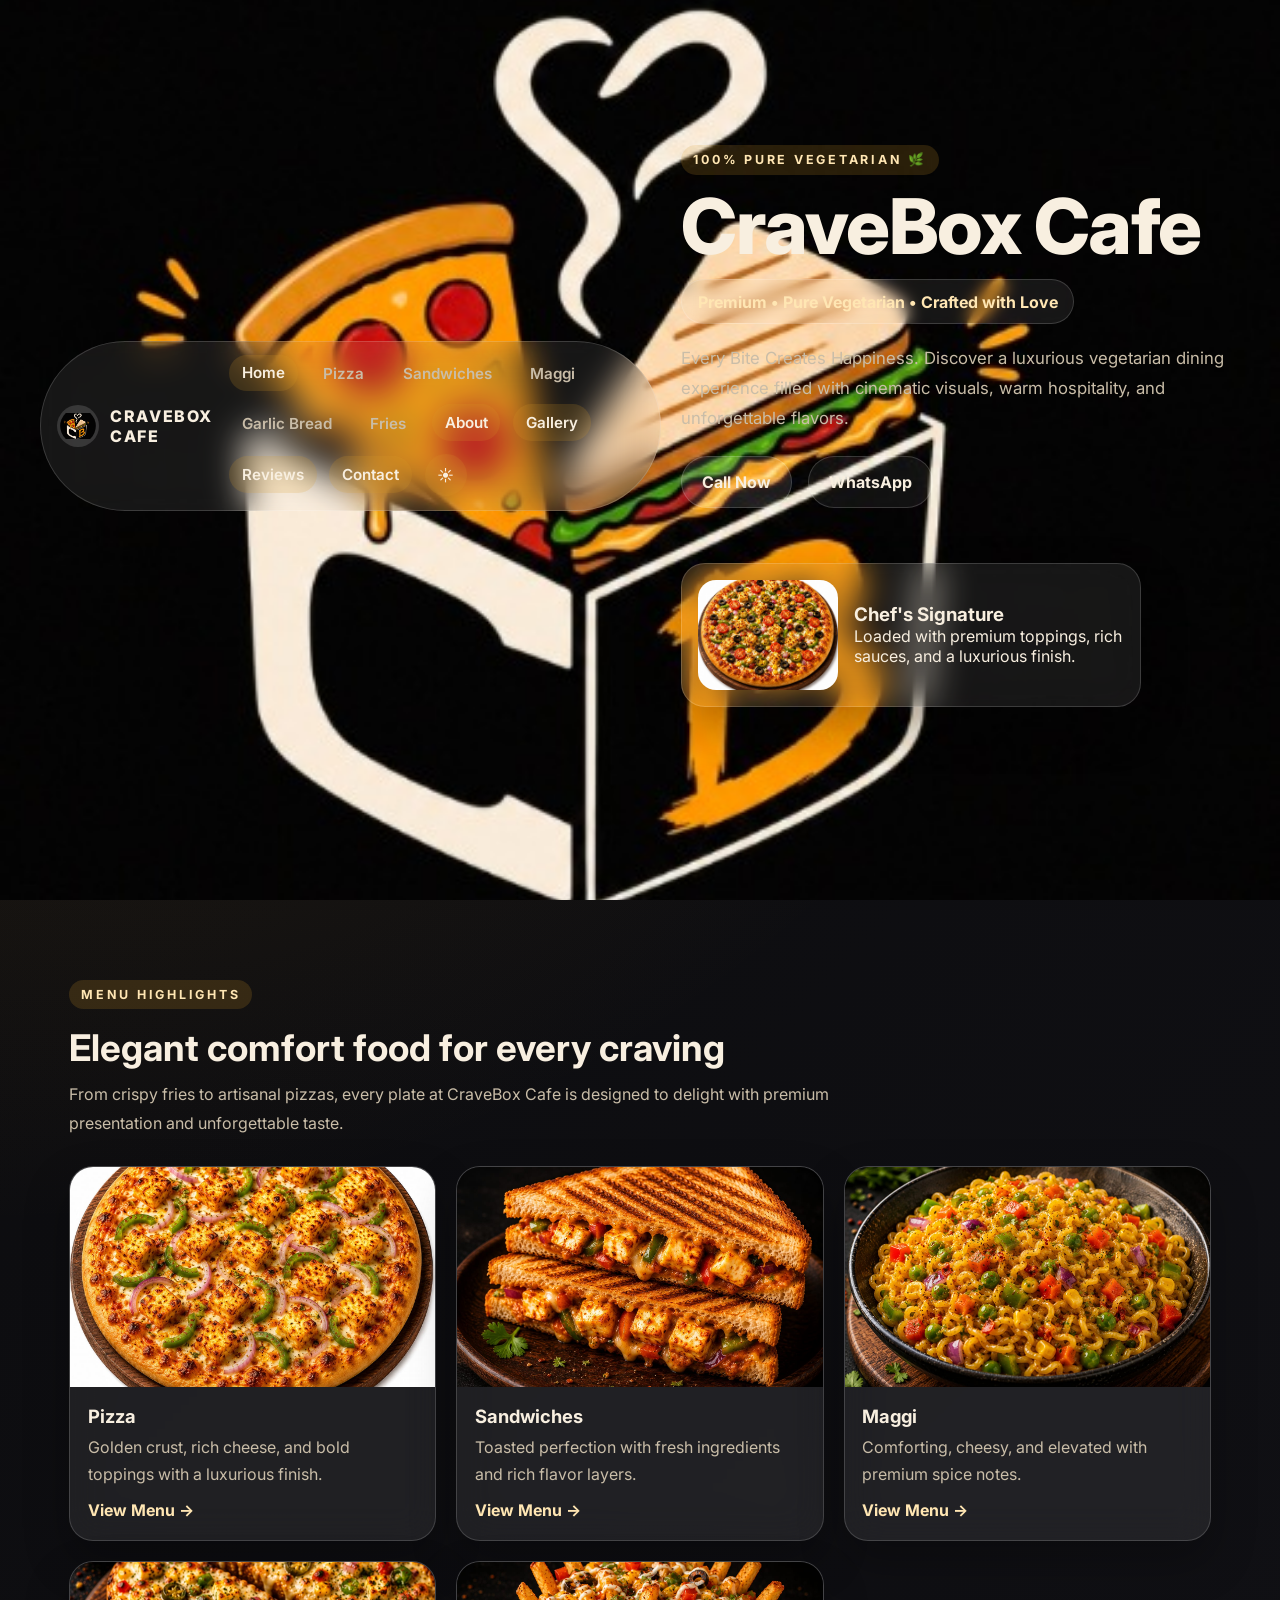
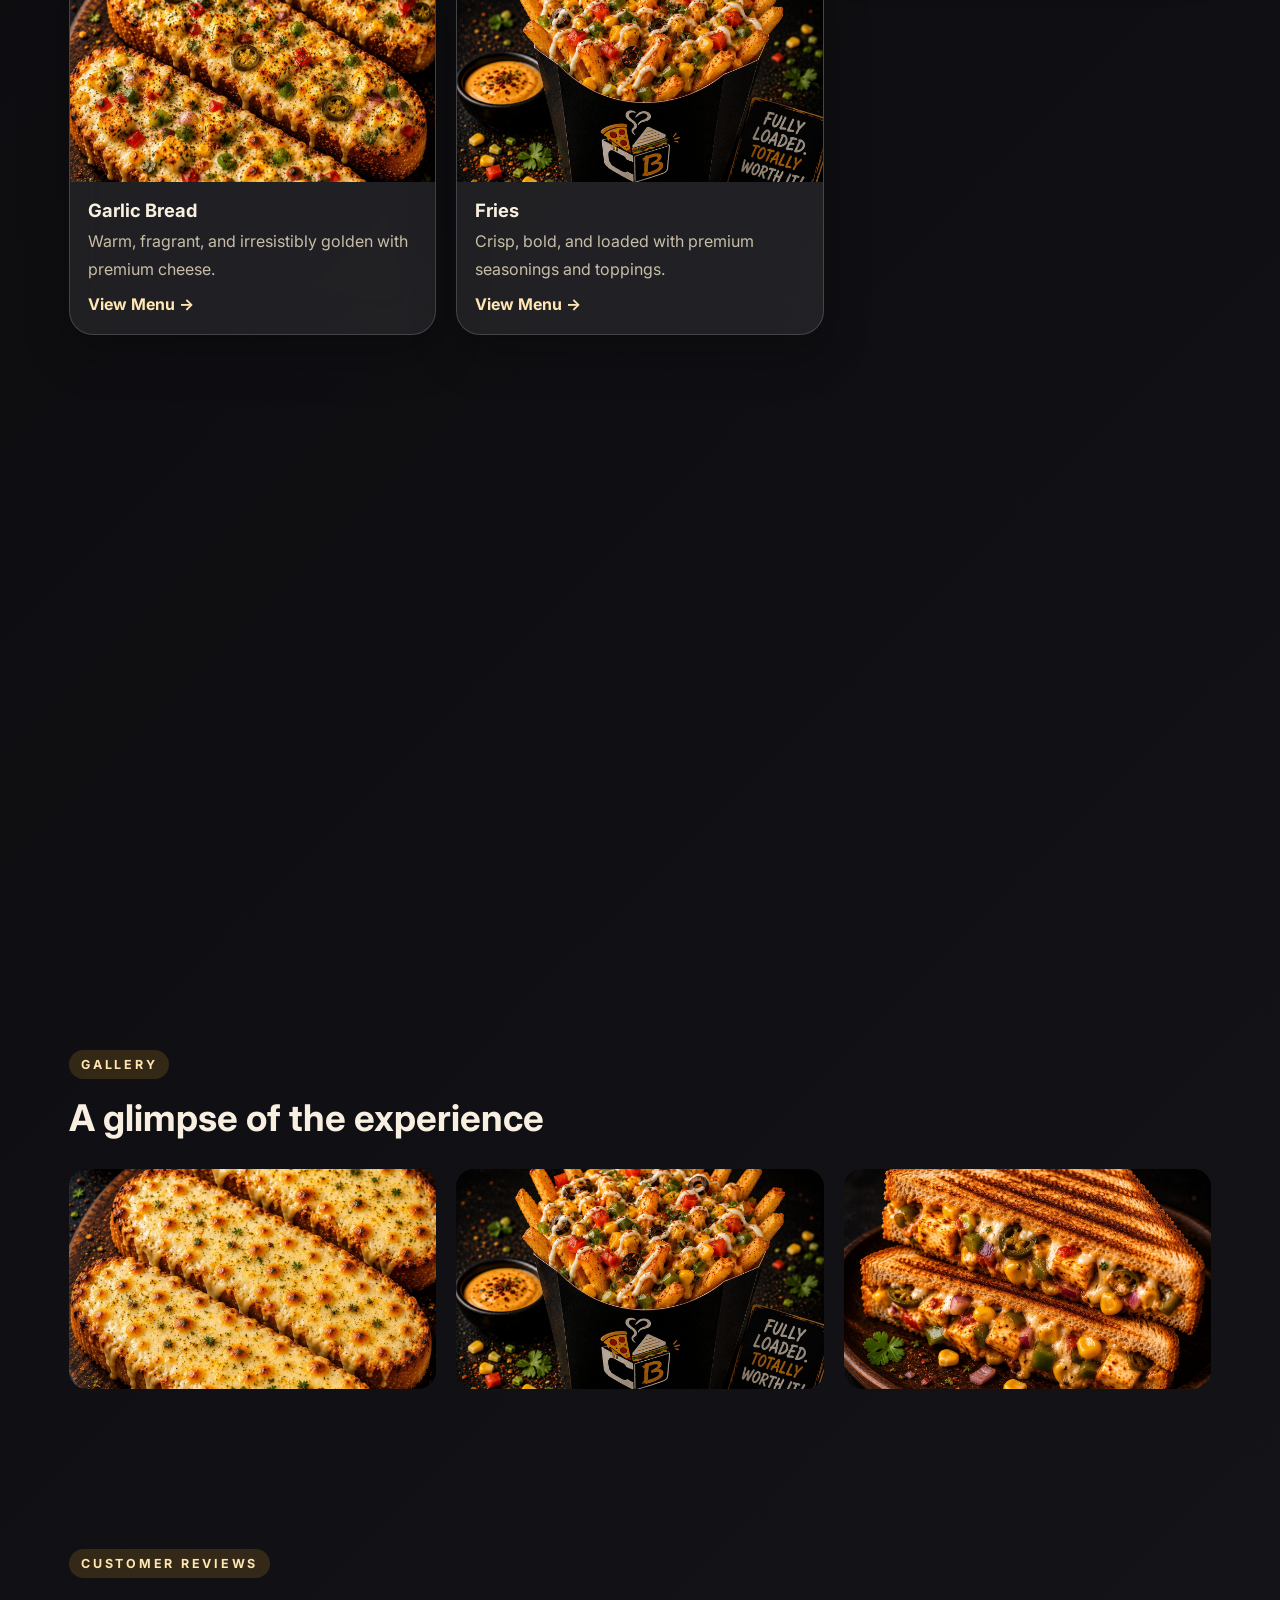
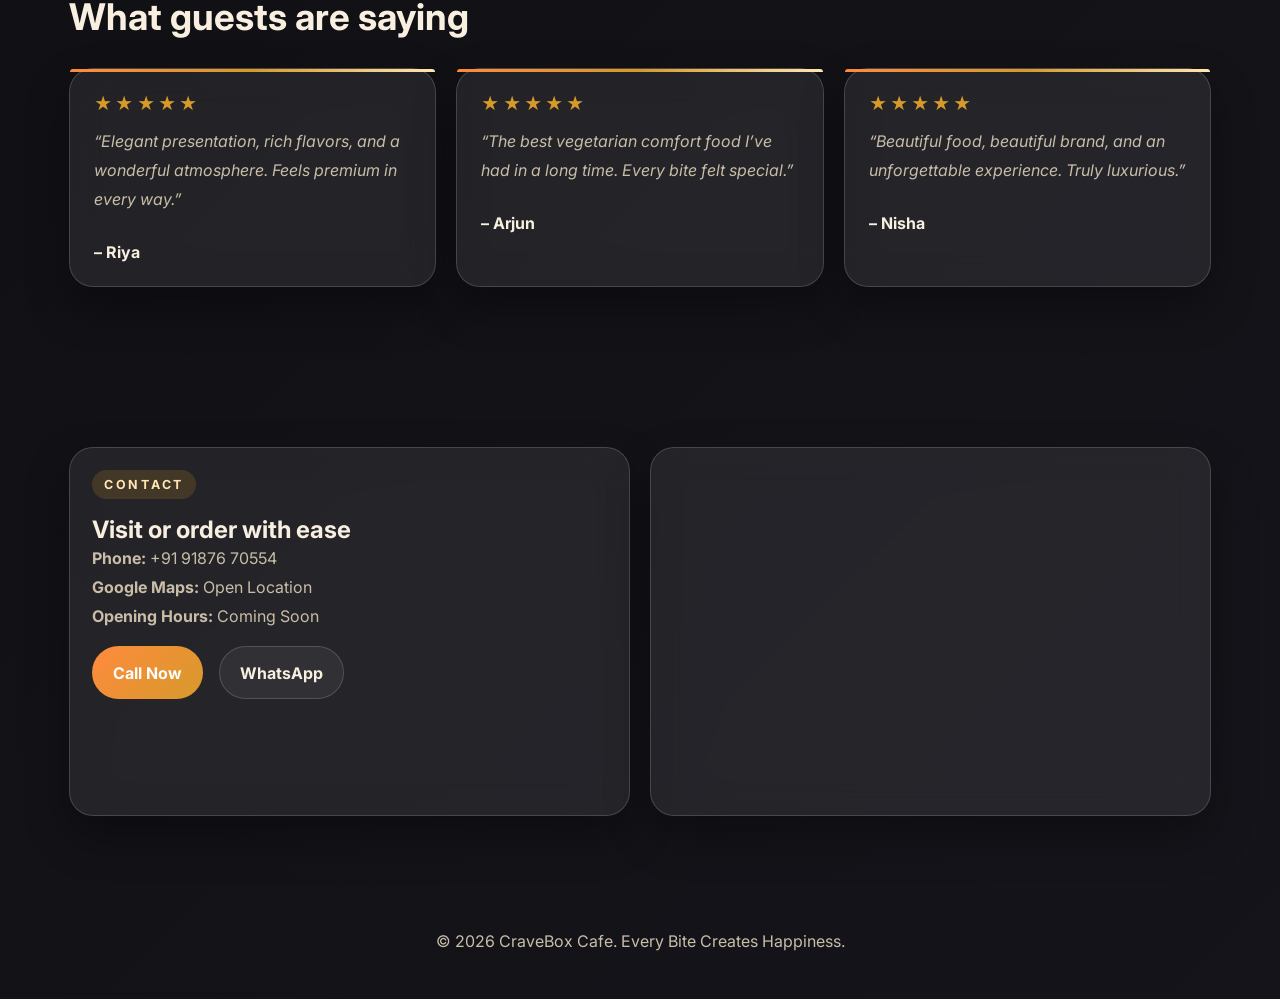
<file: index.html>
<!DOCTYPE html>
<html lang="en">
<head>
  <meta charset="UTF-8" />
  <meta name="viewport" content="width=device-width, initial-scale=1.0" />
  <title>CraveBox Cafe | Premium Vegetarian Restaurant</title>
  <meta name="description" content="CraveBox Cafe is a premium 100% pure vegetarian restaurant with luxurious comfort food and cinematic dining experiences." />
  <link rel="preconnect" href="https://fonts.googleapis.com" />
  <link rel="preconnect" href="https://fonts.gstatic.com" crossorigin />
  <link href="https://fonts.googleapis.com/css2?family=Inter:wght@400;500;600;700;800&display=swap" rel="stylesheet" />
  <link rel="stylesheet" href="styles.css" />
</head>
<body>
  <div class="loading-screen">
    <div class="loader-card">
      <img src="images/logo.png" alt="CraveBox Cafe logo" />
      <h2>CraveBox Cafe</h2>
      <p>Every Bite Creates Happiness</p>
    </div>
  </div>

  <div class="site-shell">
    <div class="particles"></div>

    <header class="hero">
      <video autoplay muted loop playsinline poster="images/logo.png">
        <source src="images/hero-video.mp4" type="video/mp4" />
      </video>

      <nav class="navbar">
        <div class="navbar-inner">
          <a class="brand" href="index.html">
            <img src="images/logo.png" alt="CraveBox Cafe logo" />
            <span>CraveBox Cafe</span>
          </a>

          <button class="menu-toggle" aria-label="Toggle navigation">☰</button>

          <div class="nav-links">
            <a href="index.html" class="active">Home</a>
            <a href="pizza.html">Pizza</a>
            <a href="sandwiches.html">Sandwiches</a>
            <a href="maggi.html">Maggi</a>
            <a href="garlic-bread.html">Garlic Bread</a>
            <a href="fries.html">Fries</a>
            <a href="#about">About</a>
            <a href="#gallery">Gallery</a>
            <a href="#reviews">Reviews</a>
            <a href="#contact">Contact</a>
            <button class="theme-toggle" aria-label="Toggle theme">☀️</button>
          </div>
        </div>
      </nav>

      <div class="hero-content">
        <div class="hero-copy reveal">
          <span class="eyebrow">100% Pure Vegetarian 🌿</span>
          <h1 class="hero-title">CraveBox Cafe</h1>
          <div class="badge">Premium • Pure Vegetarian • Crafted with Love</div>
          <p class="hero-subtitle">Every Bite Creates Happiness. Discover a luxurious vegetarian dining experience filled with cinematic visuals, warm hospitality, and unforgettable flavors.</p>

          <div class="hero-actions">
            <a class="btn btn-secondary" href="tel:+919187670554">Call Now</a>
            <a class="btn btn-ghost" href="https://wa.me/919187670554?text=Hello%20CraveBox%20Cafe" target="_blank" rel="noreferrer">WhatsApp</a>
          </div>
        </div>

        <div class="hero-card reveal">
          <img src="images/loaded-cravebox-special-pizza.jpeg" alt="Special pizza" loading="lazy" />
          <div>
            <h3>Chef's Signature</h3>
            <p>Loaded with premium toppings, rich sauces, and a luxurious finish.</p>
          </div>
        </div>
      </div>
    </header>

    <main>
      <section class="section reveal">
        <div class="section-head">
          <span class="eyebrow">Menu Highlights</span>
          <h2>Elegant comfort food for every craving</h2>
          <p>From crispy fries to artisanal pizzas, every plate at CraveBox Cafe is designed to delight with premium presentation and unforgettable taste.</p>
        </div>

        <div class="card-grid">
          <article class="card">
            <img src="images/paneer-pizza.jpeg" alt="Paneer pizza" loading="lazy" />
            <div class="card-body">
              <h3>Pizza</h3>
              <p>Golden crust, rich cheese, and bold toppings with a luxurious finish.</p>
              <a class="card-link" href="pizza.html">View Menu →</a>
            </div>
          </article>

          <article class="card">
            <img src="images/paneer-sandwich.jpeg" alt="Paneer sandwich" loading="lazy" />
            <div class="card-body">
              <h3>Sandwiches</h3>
              <p>Toasted perfection with fresh ingredients and rich flavor layers.</p>
              <a class="card-link" href="sandwiches.html">View Menu →</a>
            </div>
          </article>

          <article class="card">
            <img src="images/veg-loaded-maggi.jpeg" alt="Veg loaded maggi" loading="lazy" />
            <div class="card-body">
              <h3>Maggi</h3>
              <p>Comforting, cheesy, and elevated with premium spice notes.</p>
              <a class="card-link" href="maggi.html">View Menu →</a>
            </div>
          </article>

          <article class="card">
            <img src="images/loaded-cravebox-special-garlic-bread.jpeg" alt="Loaded garlic bread" loading="lazy" />
            <div class="card-body">
              <h3>Garlic Bread</h3>
              <p>Warm, fragrant, and irresistibly golden with premium cheese.</p>
              <a class="card-link" href="garlic-bread.html">View Menu →</a>
            </div>
          </article>

          <article class="card">
            <img src="images/loaded-fries.jpeg" alt="Loaded fries" loading="lazy" />
            <div class="card-body">
              <h3>Fries</h3>
              <p>Crisp, bold, and loaded with premium seasonings and toppings.</p>
              <a class="card-link" href="fries.html">View Menu →</a>
            </div>
          </article>
        </div>

        <div class="category-band reveal">
          <div class="category-pill">Pizza</div>
          <div class="category-pill">Sandwiches</div>
          <div class="category-pill">Maggi</div>
          <div class="category-pill">Garlic Bread</div>
          <div class="category-pill">Fries</div>
        </div>
      </section>

      <section class="section reveal" id="about">
        <div class="about-grid">
          <div class="panel">
            <span class="eyebrow">About CraveBox Cafe</span>
            <h2>Luxury vegetarian comfort, reimagined.</h2>
            <p>CraveBox Cafe brings together premium flavors, warm hospitality, and a gorgeous ambiance. Every dish is crafted to feel indulgent, modern, and deeply satisfying.</p>
            <ul class="list-check">
              <li>100% pure vegetarian menu</li>
              <li>Freshly crafted comfort food</li>
              <li>Elegant presentation and refined taste</li>
            </ul>
          </div>

          <div class="panel">
            <span class="eyebrow">Why Choose Us</span>
            <h3>Memorable food with a premium experience</h3>
            <p>From cinematic visuals to polished service, we create a dining experience that feels elevated from the first glance to the last bite.</p>
            <ul class="list-check">
              <li>Fast and fresh preparation</li>
              <li>Luxury presentation</li>
              <li>Perfect for casual indulgence and celebrations</li>
            </ul>
          </div>
        </div>
      </section>

      <section class="section reveal" id="gallery">
        <div class="section-head">
          <span class="eyebrow">Gallery</span>
          <h2>A glimpse of the experience</h2>
        </div>

        <div class="gallery-grid">
          <img src="images/cheese-garlic-bread.jpeg" alt="Garlic bread" loading="lazy" />
          <img src="images/loaded-fries.jpeg" alt="Loaded fries" loading="lazy" />
          <img src="images/crave-box-special-sandwich.jpeg" alt="Special sandwich" loading="lazy" />
        </div>
      </section>

      <section class="section reveal" id="reviews">
        <div class="section-head">
          <span class="eyebrow">Customer Reviews</span>
          <h2>What guests are saying</h2>
        </div>

        <div class="reviews-grid">
          <div class="review-card">
            <div class="stars">★★★★★</div>
            <p>“Elegant presentation, rich flavors, and a wonderful atmosphere. Feels premium in every way.”</p>
            <strong>– Riya</strong>
          </div>
          <div class="review-card">
            <div class="stars">★★★★★</div>
            <p>“The best vegetarian comfort food I’ve had in a long time. Every bite felt special.”</p>
            <strong>– Arjun</strong>
          </div>
          <div class="review-card">
            <div class="stars">★★★★★</div>
            <p>“Beautiful food, beautiful brand, and an unforgettable experience. Truly luxurious.”</p>
            <strong>– Nisha</strong>
          </div>
        </div>
      </section>

      <section class="section reveal" id="contact">
        <div class="contact-grid">
          <div class="panel">
            <span class="eyebrow">Contact</span>
            <h2>Visit or order with ease</h2>
            <p><strong>Phone:</strong> +91 91876 70554</p>
            <p><strong>Google Maps:</strong> <a href="https://maps.app.goo.gl/MpBss72xZx5TLfzd7?g_st=ac" target="_blank" rel="noreferrer">Open Location</a></p>
            <p><strong>Opening Hours:</strong> Coming Soon</p>

            <div class="contact-actions">
              <a class="btn btn-primary" href="tel:+919187670554">Call Now</a>
              <a class="btn btn-ghost" href="https://wa.me/919187670554?text=Hello%20CraveBox%20Cafe" target="_blank" rel="noreferrer">WhatsApp</a>
            </div>
          </div>

          <div class="panel">
            <iframe class="map-frame" src="https://www.google.com/maps?q=CraveBox%20Cafe&output=embed" title="CraveBox Cafe location"></iframe>
          </div>
        </div>
      </section>
    </main>

    <footer class="footer">
      <p>© <span id="year"></span> CraveBox Cafe. Every Bite Creates Happiness.</p>
    </footer>
  </div>

  <script src="script.js"></script>
</body>
</html>
</file>
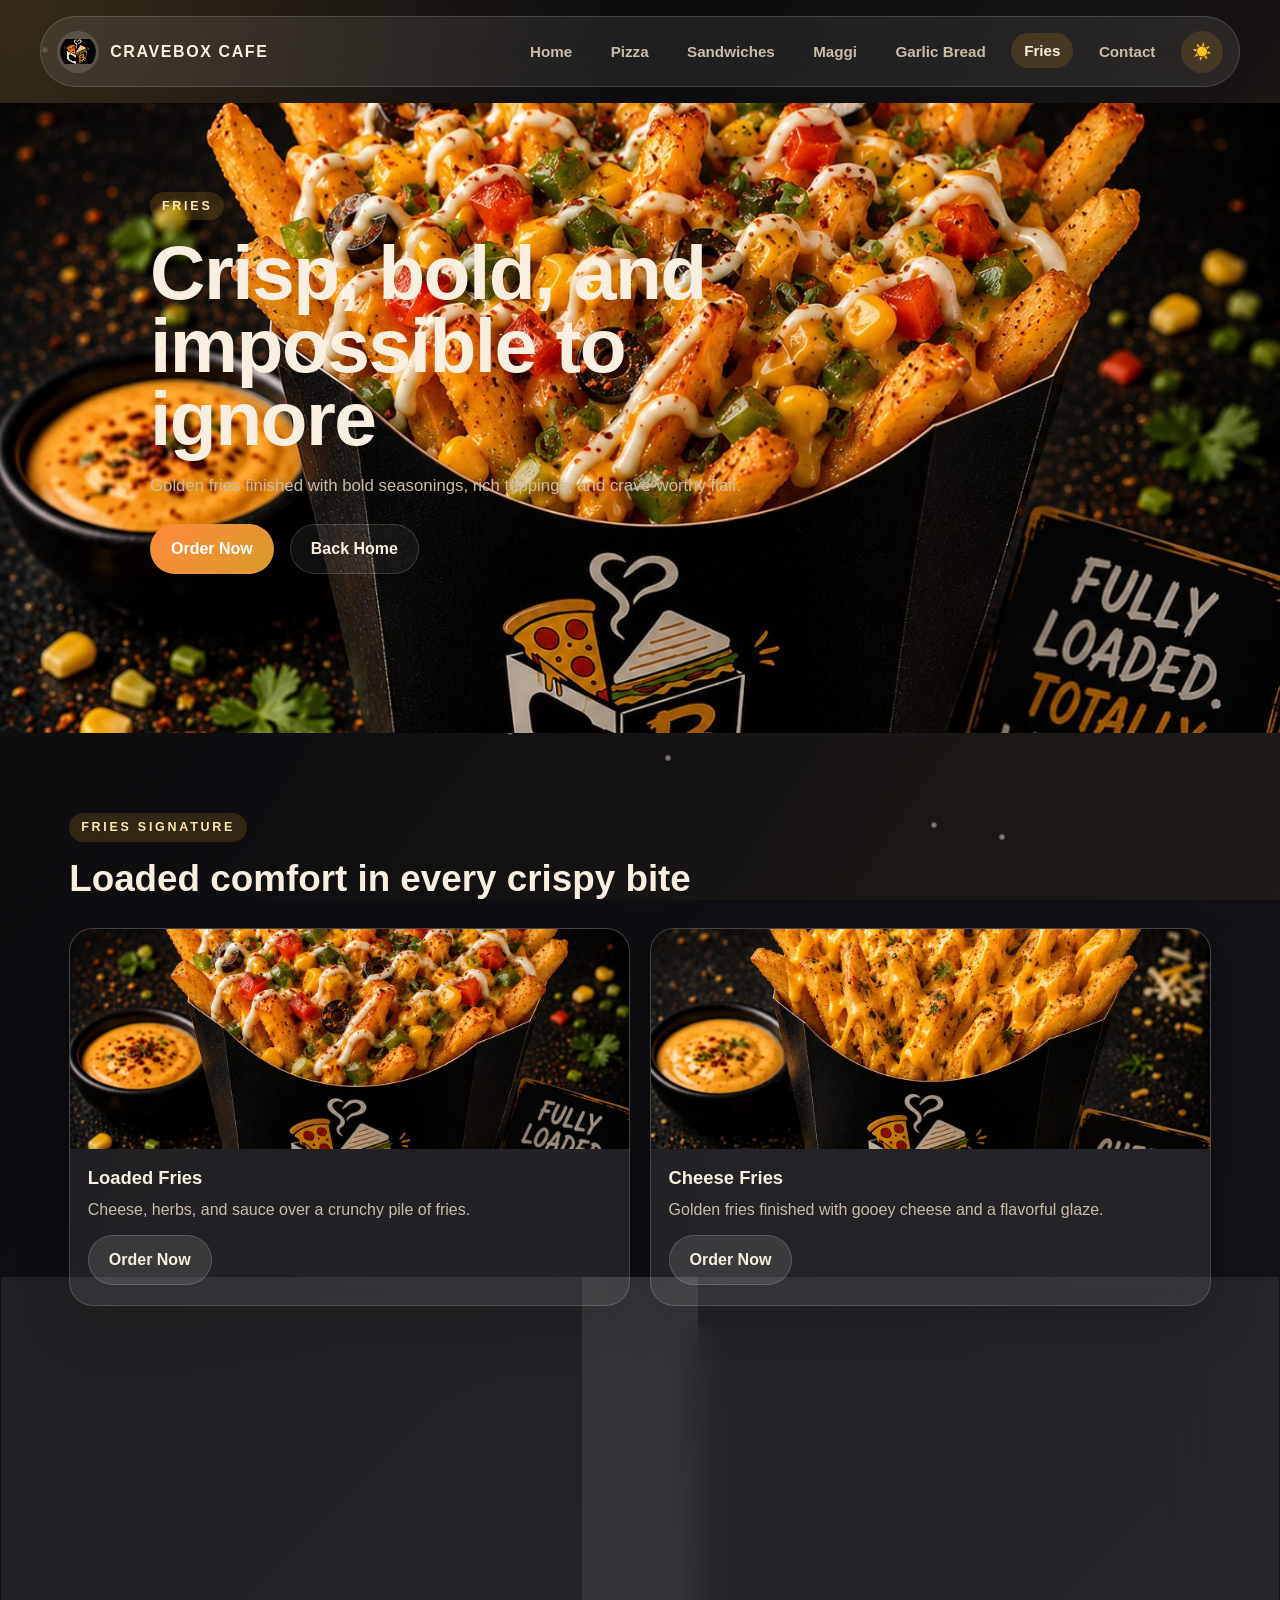
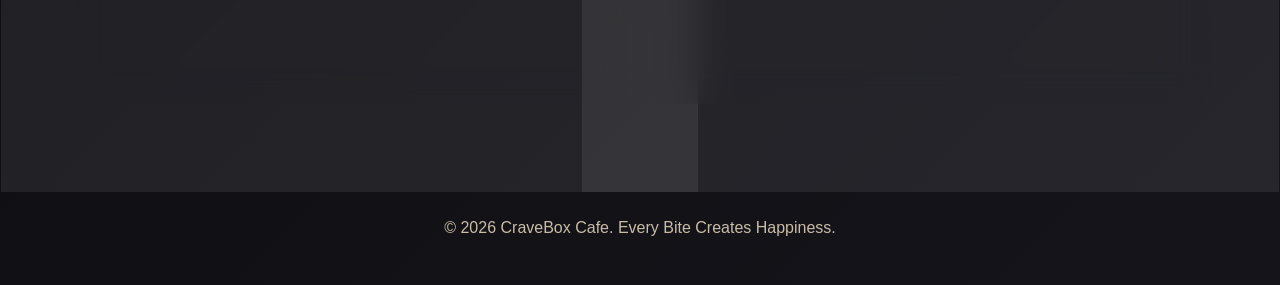
<file: fries.html>
<!DOCTYPE html>
<html lang="en">
<head>
  <meta charset="UTF-8" />
  <meta name="viewport" content="width=device-width, initial-scale=1.0" />
  <title>CraveBox Cafe | Fries</title>
  <meta name="description" content="Explore premium vegetarian fries at CraveBox Cafe." />
  <link rel="stylesheet" href="styles.css" />
</head>
<body>
  <div class="loading-screen">
    <div class="loader-card">
      <img src="images/logo.png" alt="CraveBox Cafe logo" />
      <h2>CraveBox Cafe</h2>
      <p>Fries Collection</p>
    </div>
  </div>

  <div class="site-shell">
    <div class="particles"></div>

    <nav class="navbar">
      <div class="navbar-inner">
        <a class="brand" href="index.html">
          <img src="images/logo.png" alt="CraveBox Cafe logo" />
          <span>CraveBox Cafe</span>
        </a>
        <button class="menu-toggle" aria-label="Toggle menu">☰</button>
        <div class="nav-links">
          <a href="index.html">Home</a>
          <a href="pizza.html">Pizza</a>
          <a href="sandwiches.html">Sandwiches</a>
          <a href="maggi.html">Maggi</a>
          <a href="garlic-bread.html">Garlic Bread</a>
          <a href="fries.html" class="active">Fries</a>
          <a href="index.html#contact">Contact</a>
          <button class="theme-toggle" aria-label="Toggle theme">☀️</button>
        </div>
      </div>
    </nav>

    <header class="hero" style="min-height: 70vh;">
      <video autoplay muted loop playsinline poster="images/loaded-fries.jpeg">
        <source src="images/fries-video.mp4" type="video/mp4" />
      </video>

      <div class="hero-content" style="max-width: 980px;">
        <div class="hero-copy reveal">
          <span class="eyebrow">Fries</span>
          <h1 class="hero-title">Crisp, bold, and impossible to ignore</h1>
          <p class="hero-subtitle">Golden fries finished with bold seasonings, rich toppings, and crave-worthy flair.</p>
          <div class="hero-actions">
            <a class="btn btn-primary" href="index.html#contact">Order Now</a>
            <a class="btn btn-ghost" href="index.html">Back Home</a>
          </div>
        </div>
      </div>
    </header>

    <main>
      <section class="section">
        <div class="section-head reveal">
          <span class="eyebrow">Fries Signature</span>
          <h2>Loaded comfort in every crispy bite</h2>
        </div>

        <div class="menu-grid">
          <article class="menu-card reveal">
            <img src="images/loaded-fries.jpeg" alt="Loaded fries" loading="lazy" />
            <div class="menu-card-body">
              <h3>Loaded Fries</h3>
              <p>Cheese, herbs, and sauce over a crunchy pile of fries.</p>
              <a class="btn btn-secondary" href="index.html#contact">Order Now</a>
            </div>
          </article>

          <article class="menu-card reveal">
            <img src="images/cheese-fries.jpeg" alt="Cheese fries" loading="lazy" />
            <div class="menu-card-body">
              <h3>Cheese Fries</h3>
              <p>Golden fries finished with gooey cheese and a flavorful glaze.</p>
              <a class="btn btn-secondary" href="index.html#contact">Order Now</a>
            </div>
          </article>

          <article class="menu-card reveal">
            <img src="images/masala-fries.jpeg" alt="Masala fries" loading="lazy" />
            <div class="menu-card-body">
              <h3>Masala Fries</h3>
              <p>Bold seasoning and a crisp texture for a spicy, satisfying bite.</p>
              <a class="btn btn-secondary" href="index.html#contact">Order Now</a>
            </div>
          </article>

          <article class="menu-card reveal">
            <img src="images/peri-peri-fries.jpeg" alt="Peri peri fries" loading="lazy" />
            <div class="menu-card-body">
              <h3>Peri Peri Fries</h3>
              <p>Fiery spice and a sharp finish for lovers of bold flavor.</p>
              <a class="btn btn-secondary" href="index.html#contact">Order Now</a>
            </div>
          </article>
        </div>
      </section>
    </main>

    <footer class="footer">
      <p>© <span id="year"></span> CraveBox Cafe. Every Bite Creates Happiness.</p>
    </footer>
  </div>

  <script src="script.js"></script>
</body>
</html>
</file>
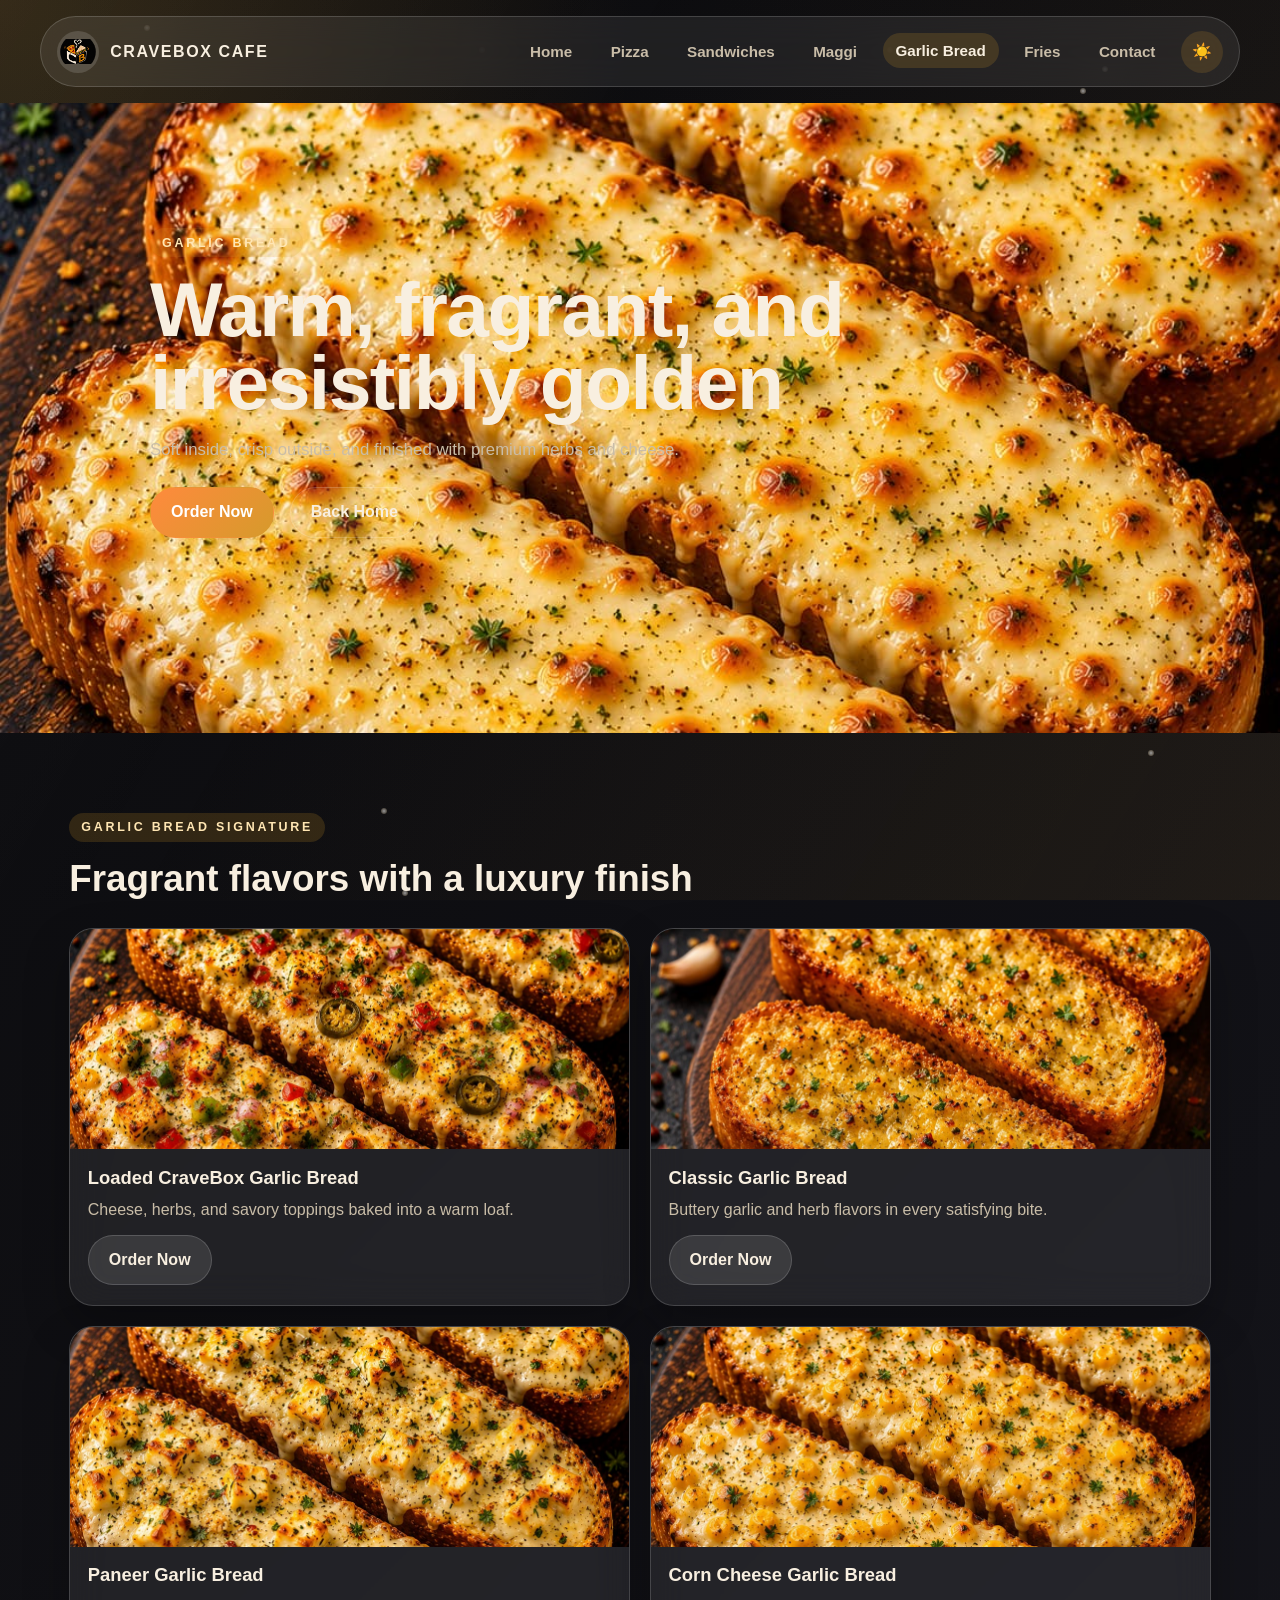
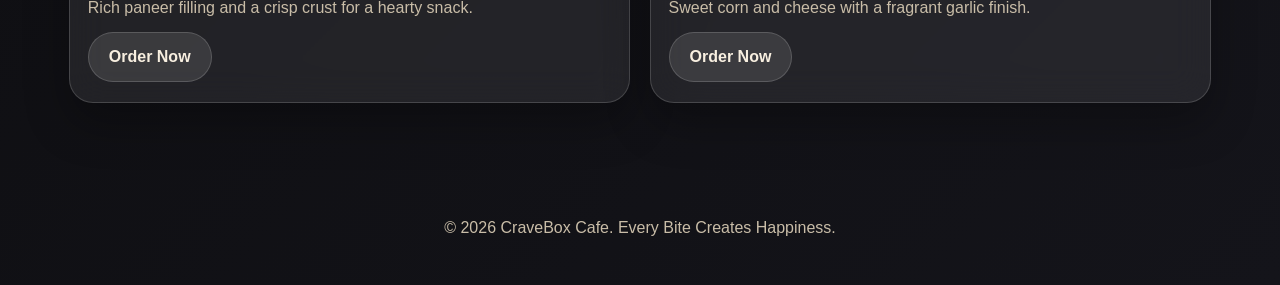
<file: garlic-bread.html>
<!DOCTYPE html>
<html lang="en">
<head>
  <meta charset="UTF-8" />
  <meta name="viewport" content="width=device-width, initial-scale=1.0" />
  <title>CraveBox Cafe | Garlic Bread</title>
  <meta name="description" content="Explore premium vegetarian garlic bread at CraveBox Cafe." />
  <link rel="stylesheet" href="styles.css" />
</head>
<body>
  <div class="loading-screen">
    <div class="loader-card">
      <img src="images/logo.png" alt="CraveBox Cafe logo" />
      <h2>CraveBox Cafe</h2>
      <p>Garlic Bread Collection</p>
    </div>
  </div>

  <div class="site-shell">
    <div class="particles"></div>

    <nav class="navbar">
      <div class="navbar-inner">
        <a class="brand" href="index.html">
          <img src="images/logo.png" alt="CraveBox Cafe logo" />
          <span>CraveBox Cafe</span>
        </a>
        <button class="menu-toggle" aria-label="Toggle menu">☰</button>
        <div class="nav-links">
          <a href="index.html">Home</a>
          <a href="pizza.html">Pizza</a>
          <a href="sandwiches.html">Sandwiches</a>
          <a href="maggi.html">Maggi</a>
          <a href="garlic-bread.html" class="active">Garlic Bread</a>
          <a href="fries.html">Fries</a>
          <a href="index.html#contact">Contact</a>
          <button class="theme-toggle" aria-label="Toggle theme">☀️</button>
        </div>
      </div>
    </nav>

    <header class="hero" style="min-height: 70vh;">
      <video autoplay muted loop playsinline poster="images/cheese-garlic-bread.jpeg">
        <source src="images/garlic-bread-video.mp4" type="video/mp4" />
      </video>

      <div class="hero-content" style="max-width: 980px;">
        <div class="hero-copy reveal">
          <span class="eyebrow">Garlic Bread</span>
          <h1 class="hero-title">Warm, fragrant, and irresistibly golden</h1>
          <p class="hero-subtitle">Soft inside, crisp outside, and finished with premium herbs and cheese.</p>
          <div class="hero-actions">
            <a class="btn btn-primary" href="index.html#contact">Order Now</a>
            <a class="btn btn-ghost" href="index.html">Back Home</a>
          </div>
        </div>
      </div>
    </header>

    <main>
      <section class="section">
        <div class="section-head reveal">
          <span class="eyebrow">Garlic Bread Signature</span>
          <h2>Fragrant flavors with a luxury finish</h2>
        </div>

        <div class="menu-grid">
          <article class="menu-card reveal">
            <img src="images/loaded-cravebox-special-garlic-bread.jpeg" alt="Loaded garlic bread" loading="lazy" />
            <div class="menu-card-body">
              <h3>Loaded CraveBox Garlic Bread</h3>
              <p>Cheese, herbs, and savory toppings baked into a warm loaf.</p>
              <a class="btn btn-secondary" href="index.html#contact">Order Now</a>
            </div>
          </article>

          <article class="menu-card reveal">
            <img src="images/classic-garlic-bread.jpeg" alt="Classic garlic bread" loading="lazy" />
            <div class="menu-card-body">
              <h3>Classic Garlic Bread</h3>
              <p>Buttery garlic and herb flavors in every satisfying bite.</p>
              <a class="btn btn-secondary" href="index.html#contact">Order Now</a>
            </div>
          </article>

          <article class="menu-card reveal">
            <img src="images/paneer-garlic-bread.jpeg" alt="Paneer garlic bread" loading="lazy" />
            <div class="menu-card-body">
              <h3>Paneer Garlic Bread</h3>
              <p>Rich paneer filling and a crisp crust for a hearty snack.</p>
              <a class="btn btn-secondary" href="index.html#contact">Order Now</a>
            </div>
          </article>

          <article class="menu-card reveal">
            <img src="images/corn-cheese-garlic-bread.jpeg" alt="Corn cheese garlic bread" loading="lazy" />
            <div class="menu-card-body">
              <h3>Corn Cheese Garlic Bread</h3>
              <p>Sweet corn and cheese with a fragrant garlic finish.</p>
              <a class="btn btn-secondary" href="index.html#contact">Order Now</a>
            </div>
          </article>
        </div>
      </section>
    </main>

    <footer class="footer">
      <p>© <span id="year"></span> CraveBox Cafe. Every Bite Creates Happiness.</p>
    </footer>
  </div>

  <script src="script.js"></script>
</body>
</html>
</file>
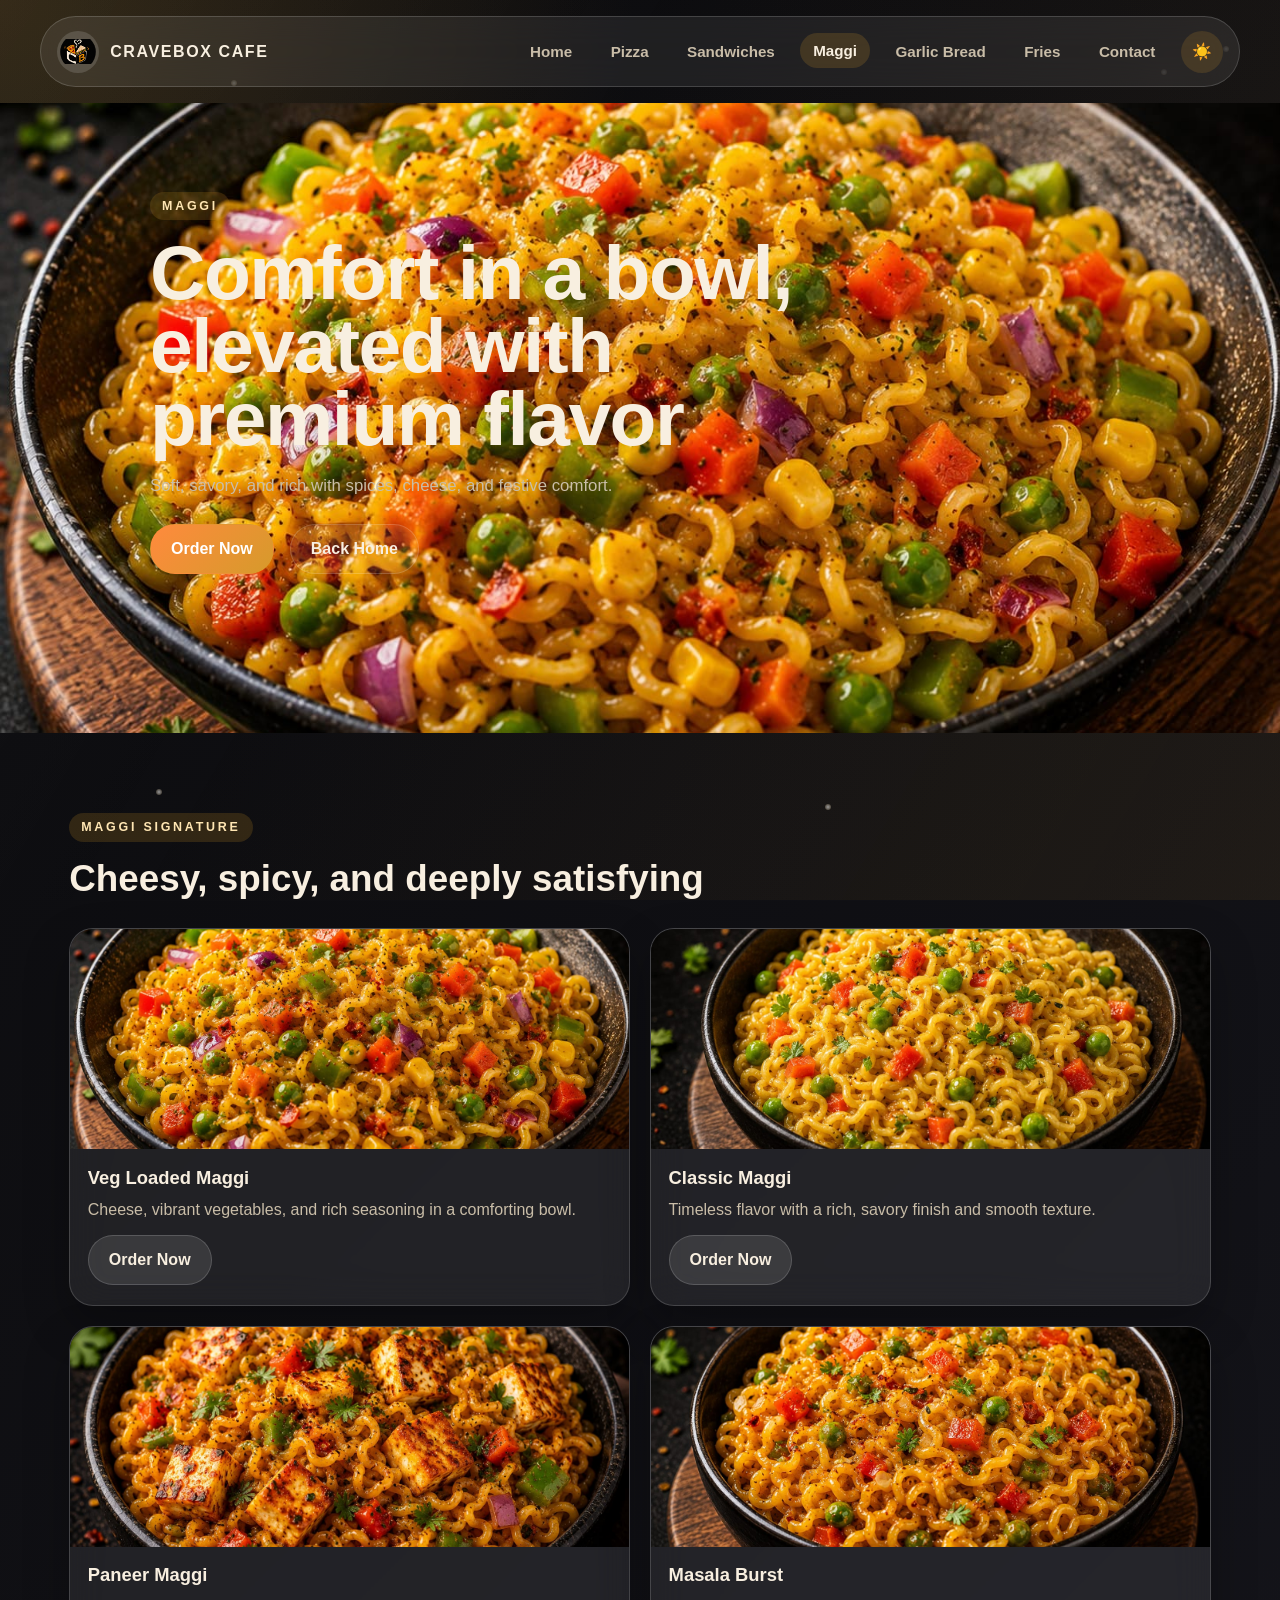
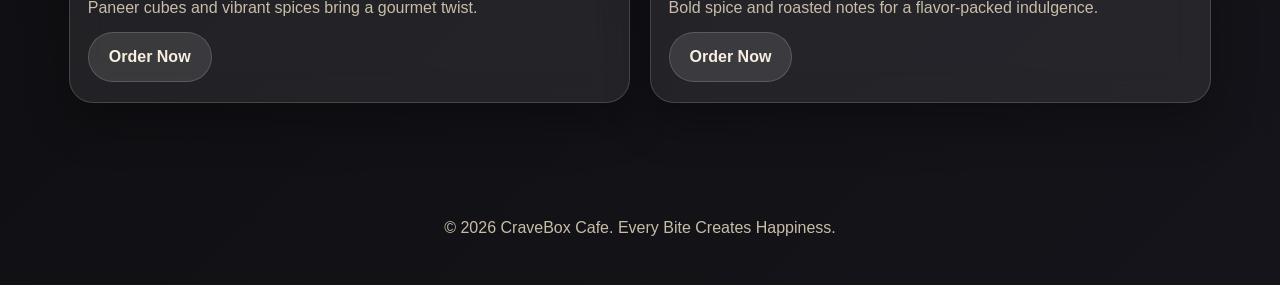
<file: maggi.html>
<!DOCTYPE html>
<html lang="en">
<head>
  <meta charset="UTF-8" />
  <meta name="viewport" content="width=device-width, initial-scale=1.0" />
  <title>CraveBox Cafe | Maggi</title>
  <meta name="description" content="Explore premium vegetarian maggi at CraveBox Cafe." />
  <link rel="stylesheet" href="styles.css" />
</head>
<body>
  <div class="loading-screen">
    <div class="loader-card">
      <img src="images/logo.png" alt="CraveBox Cafe logo" />
      <h2>CraveBox Cafe</h2>
      <p>Maggi Collection</p>
    </div>
  </div>

  <div class="site-shell">
    <div class="particles"></div>

    <nav class="navbar">
      <div class="navbar-inner">
        <a class="brand" href="index.html">
          <img src="images/logo.png" alt="CraveBox Cafe logo" />
          <span>CraveBox Cafe</span>
        </a>
        <button class="menu-toggle" aria-label="Toggle menu">☰</button>
        <div class="nav-links">
          <a href="index.html">Home</a>
          <a href="pizza.html">Pizza</a>
          <a href="sandwiches.html">Sandwiches</a>
          <a href="maggi.html" class="active">Maggi</a>
          <a href="garlic-bread.html">Garlic Bread</a>
          <a href="fries.html">Fries</a>
          <a href="index.html#contact">Contact</a>
          <button class="theme-toggle" aria-label="Toggle theme">☀️</button>
        </div>
      </div>
    </nav>

    <header class="hero" style="min-height: 70vh;">
      <video autoplay muted loop playsinline poster="images/veg-loaded-maggi.jpeg">
        <source src="images/maggi-video.mp4" type="video/mp4" />
      </video>

      <div class="hero-content" style="max-width: 980px;">
        <div class="hero-copy reveal">
          <span class="eyebrow">Maggi</span>
          <h1 class="hero-title">Comfort in a bowl, elevated with premium flavor</h1>
          <p class="hero-subtitle">Soft, savory, and rich with spices, cheese, and festive comfort.</p>
          <div class="hero-actions">
            <a class="btn btn-primary" href="index.html#contact">Order Now</a>
            <a class="btn btn-ghost" href="index.html">Back Home</a>
          </div>
        </div>
      </div>
    </header>

    <main>
      <section class="section">
        <div class="section-head reveal">
          <span class="eyebrow">Maggi Signature</span>
          <h2>Cheesy, spicy, and deeply satisfying</h2>
        </div>

        <div class="menu-grid">
          <article class="menu-card reveal">
            <img src="images/veg-loaded-maggi.jpeg" alt="Veg loaded maggi" loading="lazy" />
            <div class="menu-card-body">
              <h3>Veg Loaded Maggi</h3>
              <p>Cheese, vibrant vegetables, and rich seasoning in a comforting bowl.</p>
              <a class="btn btn-secondary" href="index.html#contact">Order Now</a>
            </div>
          </article>

          <article class="menu-card reveal">
            <img src="images/classic-maggi.jpeg" alt="Classic maggi" loading="lazy" />
            <div class="menu-card-body">
              <h3>Classic Maggi</h3>
              <p>Timeless flavor with a rich, savory finish and smooth texture.</p>
              <a class="btn btn-secondary" href="index.html#contact">Order Now</a>
            </div>
          </article>

          <article class="menu-card reveal">
            <img src="images/paneer-maggi.jpeg" alt="Paneer maggi" loading="lazy" />
            <div class="menu-card-body">
              <h3>Paneer Maggi</h3>
              <p>Paneer cubes and vibrant spices bring a gourmet twist.</p>
              <a class="btn btn-secondary" href="index.html#contact">Order Now</a>
            </div>
          </article>

          <article class="menu-card reveal">
            <img src="images/masala-maggi.jpeg" alt="Masala maggi" loading="lazy" />
            <div class="menu-card-body">
              <h3>Masala Burst</h3>
              <p>Bold spice and roasted notes for a flavor-packed indulgence.</p>
              <a class="btn btn-secondary" href="index.html#contact">Order Now</a>
            </div>
          </article>
        </div>
      </section>
    </main>

    <footer class="footer">
      <p>© <span id="year"></span> CraveBox Cafe. Every Bite Creates Happiness.</p>
    </footer>
  </div>

  <script src="script.js"></script>
</body>
</html>
</file>
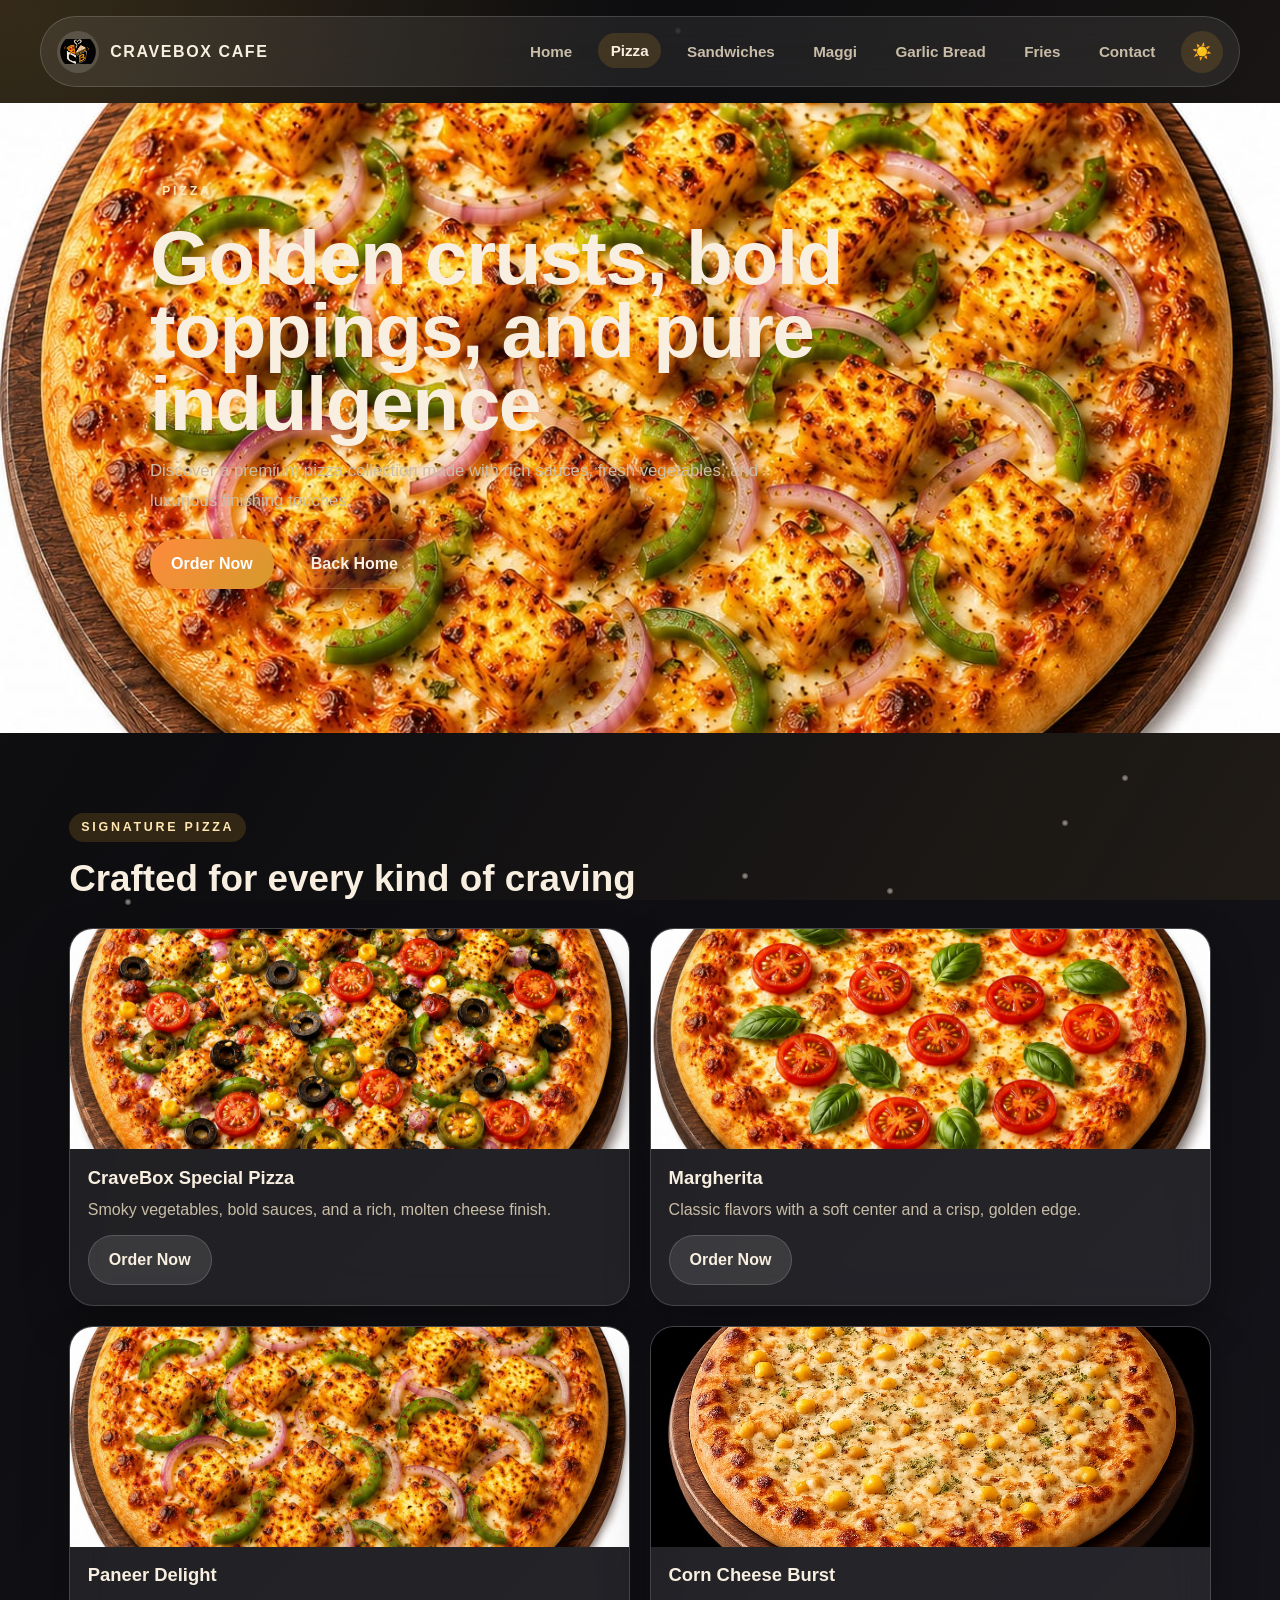
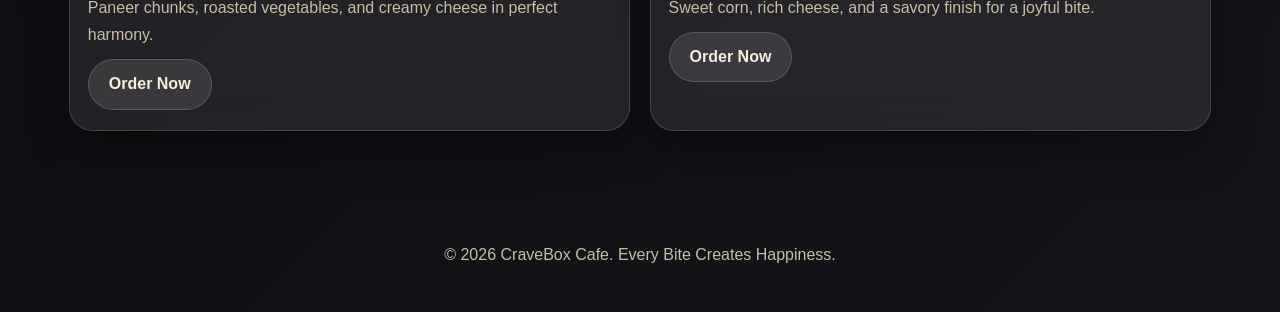
<file: pizza.html>
<!DOCTYPE html>
<html lang="en">
<head>
  <meta charset="UTF-8" />
  <meta name="viewport" content="width=device-width, initial-scale=1.0" />
  <title>CraveBox Cafe | Pizza</title>
  <meta name="description" content="Explore premium vegetarian pizzas at CraveBox Cafe." />
  <link rel="stylesheet" href="styles.css" />
</head>
<body>
  <div class="loading-screen">
    <div class="loader-card">
      <img src="images/logo.png" alt="CraveBox Cafe logo" />
      <h2>CraveBox Cafe</h2>
      <p>Pizza Collection</p>
    </div>
  </div>

  <div class="site-shell">
    <div class="particles"></div>

    <nav class="navbar">
      <div class="navbar-inner">
        <a class="brand" href="index.html">
          <img src="images/logo.png" alt="CraveBox Cafe logo" />
          <span>CraveBox Cafe</span>
        </a>

        <button class="menu-toggle" aria-label="Toggle menu">☰</button>

        <div class="nav-links">
          <a href="index.html">Home</a>
          <a href="pizza.html" class="active">Pizza</a>
          <a href="sandwiches.html">Sandwiches</a>
          <a href="maggi.html">Maggi</a>
          <a href="garlic-bread.html">Garlic Bread</a>
          <a href="fries.html">Fries</a>
          <a href="index.html#contact">Contact</a>
          <button class="theme-toggle" aria-label="Toggle theme">☀️</button>
        </div>
      </div>
    </nav>

    <header class="hero" style="min-height: 70vh;">
      <video autoplay muted loop playsinline poster="images/paneer-pizza.jpeg">
        <source src="images/pizza-video.mp4" type="video/mp4" />
      </video>

      <div class="hero-content" style="max-width: 980px;">
        <div class="hero-copy reveal">
          <span class="eyebrow">Pizza</span>
          <h1 class="hero-title">Golden crusts, bold toppings, and pure indulgence</h1>
          <p class="hero-subtitle">Discover a premium pizza collection made with rich sauces, fresh vegetables, and luxurious finishing touches.</p>
          <div class="hero-actions">
            <a class="btn btn-primary" href="index.html#contact">Order Now</a>
            <a class="btn btn-ghost" href="index.html">Back Home</a>
          </div>
        </div>
      </div>
    </header>

    <main>
      <section class="section">
        <div class="section-head reveal">
          <span class="eyebrow">Signature Pizza</span>
          <h2>Crafted for every kind of craving</h2>
        </div>

        <div class="menu-grid">
          <article class="menu-card reveal">
            <img src="images/loaded-cravebox-special-pizza.jpeg" alt="Loaded CraveBox special pizza" loading="lazy" />
            <div class="menu-card-body">
              <h3>CraveBox Special Pizza</h3>
              <p>Smoky vegetables, bold sauces, and a rich, molten cheese finish.</p>
              <a class="btn btn-secondary" href="index.html#contact">Order Now</a>
            </div>
          </article>

          <article class="menu-card reveal">
            <img src="images/margherita-pizza.jpeg" alt="Margherita pizza" loading="lazy" />
            <div class="menu-card-body">
              <h3>Margherita</h3>
              <p>Classic flavors with a soft center and a crisp, golden edge.</p>
              <a class="btn btn-secondary" href="index.html#contact">Order Now</a>
            </div>
          </article>

          <article class="menu-card reveal">
            <img src="images/paneer-pizza.jpeg" alt="Paneer pizza" loading="lazy" />
            <div class="menu-card-body">
              <h3>Paneer Delight</h3>
              <p>Paneer chunks, roasted vegetables, and creamy cheese in perfect harmony.</p>
              <a class="btn btn-secondary" href="index.html#contact">Order Now</a>
            </div>
          </article>

          <article class="menu-card reveal">
            <img src="images/corn-cheese-pizza.jpeg" alt="Corn cheese pizza" loading="lazy" />
            <div class="menu-card-body">
              <h3>Corn Cheese Burst</h3>
              <p>Sweet corn, rich cheese, and a savory finish for a joyful bite.</p>
              <a class="btn btn-secondary" href="index.html#contact">Order Now</a>
            </div>
          </article>
        </div>
      </section>
    </main>

    <footer class="footer">
      <p>© <span id="year"></span> CraveBox Cafe. Every Bite Creates Happiness.</p>
    </footer>
  </div>

  <script src="script.js"></script>
</body>
</html>
</file>
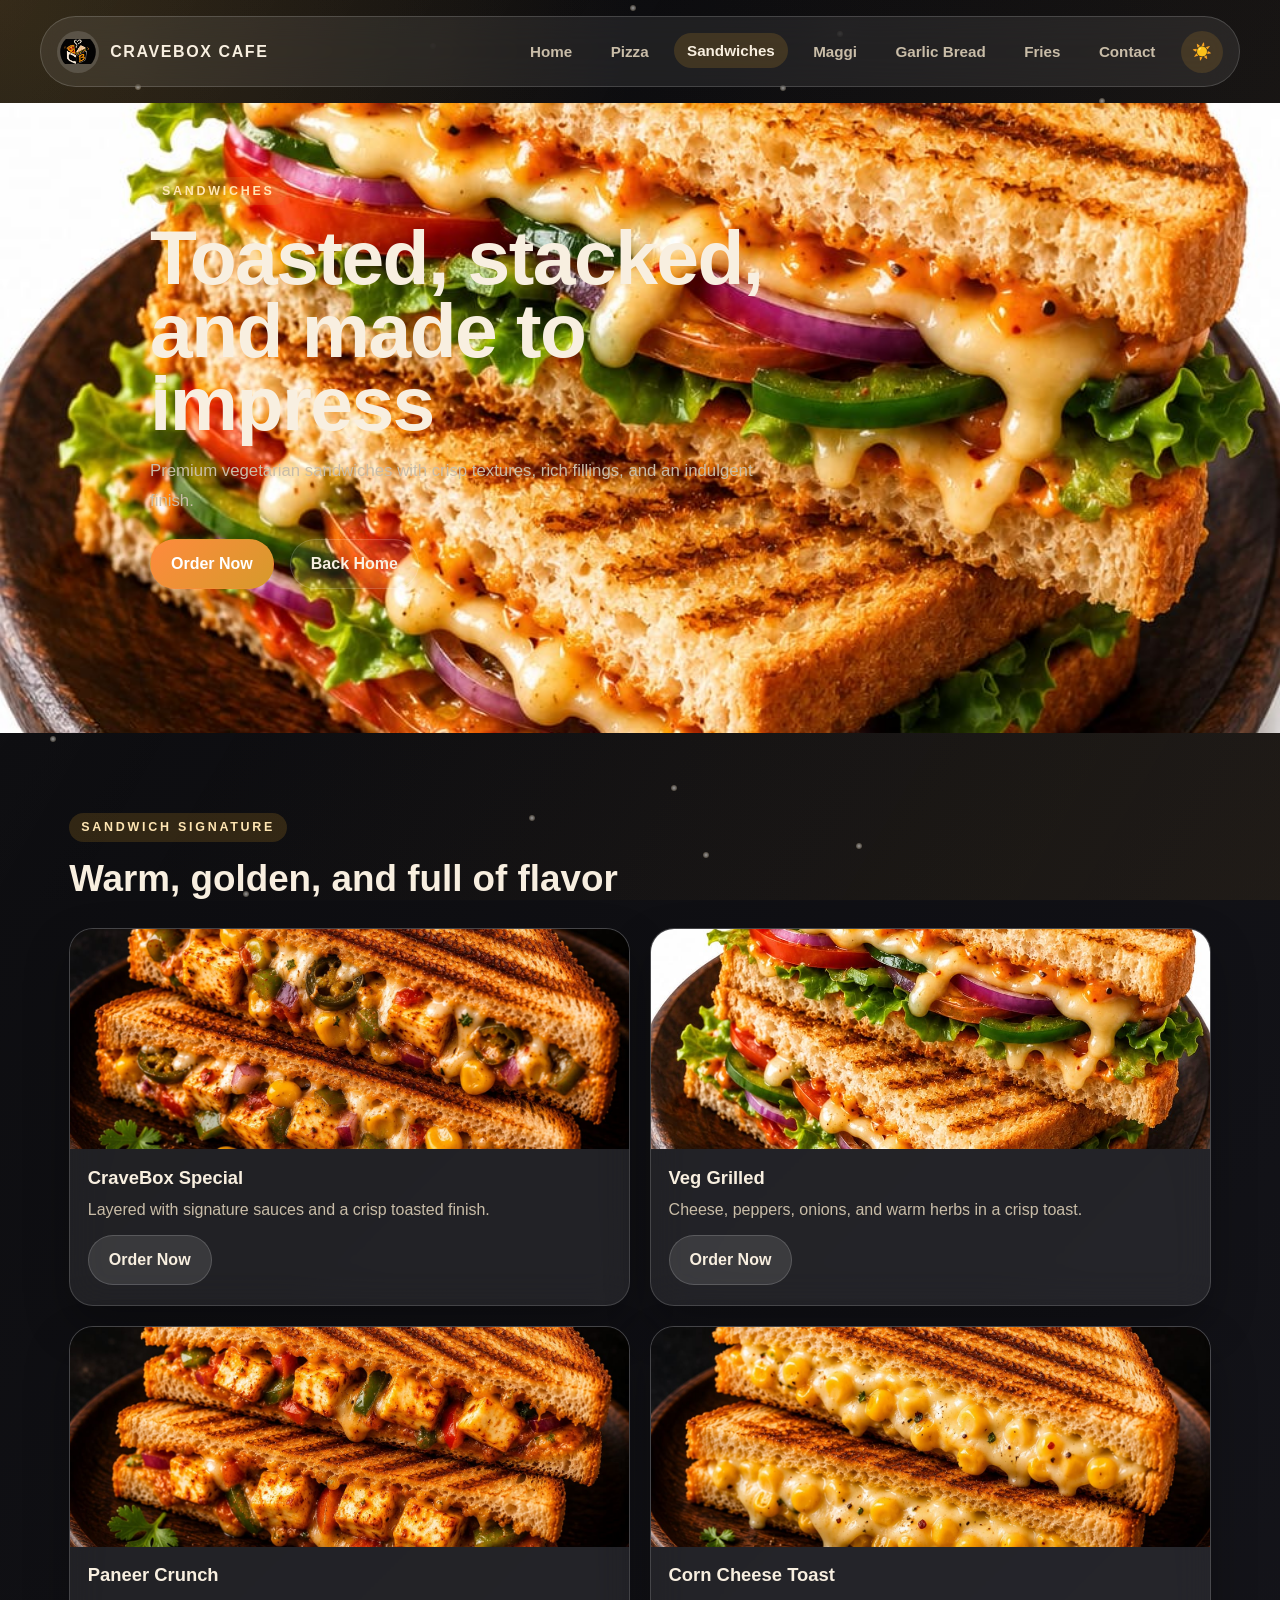
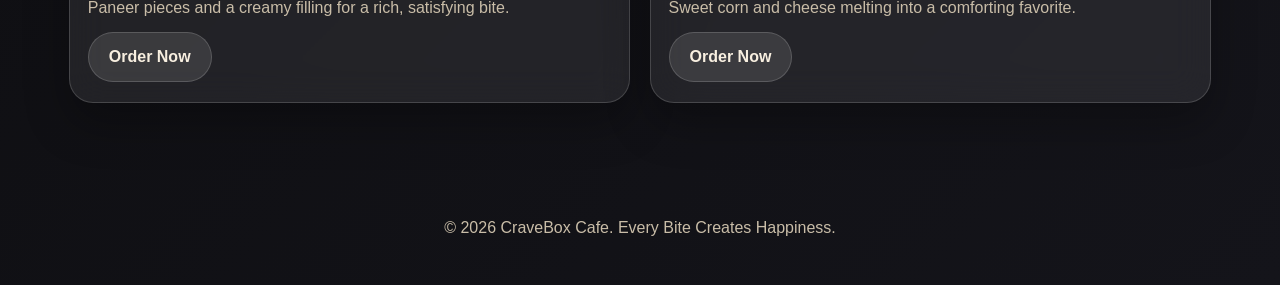
<file: sandwiches.html>
<!DOCTYPE html>
<html lang="en">
<head>
  <meta charset="UTF-8" />
  <meta name="viewport" content="width=device-width, initial-scale=1.0" />
  <title>CraveBox Cafe | Sandwiches</title>
  <meta name="description" content="Explore premium vegetarian sandwiches at CraveBox Cafe." />
  <link rel="stylesheet" href="styles.css" />
</head>
<body>
  <div class="loading-screen">
    <div class="loader-card">
      <img src="images/logo.png" alt="CraveBox Cafe logo" />
      <h2>CraveBox Cafe</h2>
      <p>Sandwich Collection</p>
    </div>
  </div>

  <div class="site-shell">
    <div class="particles"></div>

    <nav class="navbar">
      <div class="navbar-inner">
        <a class="brand" href="index.html">
          <img src="images/logo.png" alt="CraveBox Cafe logo" />
          <span>CraveBox Cafe</span>
        </a>
        <button class="menu-toggle" aria-label="Toggle menu">☰</button>
        <div class="nav-links">
          <a href="index.html">Home</a>
          <a href="pizza.html">Pizza</a>
          <a href="sandwiches.html" class="active">Sandwiches</a>
          <a href="maggi.html">Maggi</a>
          <a href="garlic-bread.html">Garlic Bread</a>
          <a href="fries.html">Fries</a>
          <a href="index.html#contact">Contact</a>
          <button class="theme-toggle" aria-label="Toggle theme">☀️</button>
        </div>
      </div>
    </nav>

    <header class="hero" style="min-height: 70vh;">
      <video autoplay muted loop playsinline poster="images/veg-grilled-sandwich.jpeg">
        <source src="images/sandwhich-video.mp4" type="video/mp4" />
      </video>

      <div class="hero-content" style="max-width: 980px;">
        <div class="hero-copy reveal">
          <span class="eyebrow">Sandwiches</span>
          <h1 class="hero-title">Toasted, stacked, and made to impress</h1>
          <p class="hero-subtitle">Premium vegetarian sandwiches with crisp textures, rich fillings, and an indulgent finish.</p>
          <div class="hero-actions">
            <a class="btn btn-primary" href="index.html#contact">Order Now</a>
            <a class="btn btn-ghost" href="index.html">Back Home</a>
          </div>
        </div>
      </div>
    </header>

    <main>
      <section class="section">
        <div class="section-head reveal">
          <span class="eyebrow">Sandwich Signature</span>
          <h2>Warm, golden, and full of flavor</h2>
        </div>

        <div class="menu-grid">
          <article class="menu-card reveal">
            <img src="images/crave-box-special-sandwich.jpeg" alt="CraveBox special sandwich" loading="lazy" />
            <div class="menu-card-body">
              <h3>CraveBox Special</h3>
              <p>Layered with signature sauces and a crisp toasted finish.</p>
              <a class="btn btn-secondary" href="index.html#contact">Order Now</a>
            </div>
          </article>

          <article class="menu-card reveal">
            <img src="images/veg-grilled-sandwich.jpeg" alt="Veg grilled sandwich" loading="lazy" />
            <div class="menu-card-body">
              <h3>Veg Grilled</h3>
              <p>Cheese, peppers, onions, and warm herbs in a crisp toast.</p>
              <a class="btn btn-secondary" href="index.html#contact">Order Now</a>
            </div>
          </article>

          <article class="menu-card reveal">
            <img src="images/paneer-sandwich.jpeg" alt="Paneer sandwich" loading="lazy" />
            <div class="menu-card-body">
              <h3>Paneer Crunch</h3>
              <p>Paneer pieces and a creamy filling for a rich, satisfying bite.</p>
              <a class="btn btn-secondary" href="index.html#contact">Order Now</a>
            </div>
          </article>

          <article class="menu-card reveal">
            <img src="images/corn-cheese-sandwich.jpeg" alt="Corn cheese sandwich" loading="lazy" />
            <div class="menu-card-body">
              <h3>Corn Cheese Toast</h3>
              <p>Sweet corn and cheese melting into a comforting favorite.</p>
              <a class="btn btn-secondary" href="index.html#contact">Order Now</a>
            </div>
          </article>
        </div>
      </section>
    </main>

    <footer class="footer">
      <p>© <span id="year"></span> CraveBox Cafe. Every Bite Creates Happiness.</p>
    </footer>
  </div>

  <script src="script.js"></script>
</body>
</html>
</file>
<file: styles.css>
:root {
  --bg: #0b0b0d;
  --bg-2: #14141a;
  --surface: rgba(255,255,255,0.08);
  --surface-2: rgba(255,255,255,0.14);
  --text: #f8efe0;
  --muted: #c9bda8;
  --accent: #d69a2b;
  --accent-2: #ff8a3d;
  --accent-3: #ffe6b3;
  --border: rgba(255,255,255,0.16);
  --shadow: 0 20px 45px rgba(0,0,0,0.28);
  --radius: 24px;
  --transition: 0.35s ease;
}

:root[data-theme="light"] {
  --bg: #fff8ec;
  --bg-2: #fff3de;
  --surface: rgba(255,255,255,0.75);
  --surface-2: rgba(255,255,255,0.92);
  --text: #2d1f0f;
  --muted: #775b3b;
  --accent: #a46e14;
  --accent-2: #d47423;
  --accent-3: #6b4d15;
  --border: rgba(128,92,39,0.16);
  --shadow: 0 20px 45px rgba(108,70,16,0.12);
}

* { box-sizing: border-box; margin: 0; padding: 0; }

html { scroll-behavior: smooth; }
body {
  font-family: Inter, "Segoe UI", Roboto, Arial, sans-serif;
  color: var(--text);
  background:
    radial-gradient(circle at top left, rgba(214,154,43,0.18), transparent 28%),
    linear-gradient(135deg, var(--bg), var(--bg-2));
  min-height: 100vh;
  transition: background var(--transition), color var(--transition);
  overflow-x: hidden;
}

body::before {
  content: "";
  position: fixed;
  inset: 0;
  background: linear-gradient(120deg, rgba(255,255,255,0.03), transparent 35%, rgba(214,154,43,0.08));
  pointer-events: none;
  z-index: -1;
}

img, video { width: 100%; display: block; object-fit: cover; }
a { color: inherit; text-decoration: none; }
button { font: inherit; }

.site-shell { min-height: 100vh; position: relative; }

.loading-screen {
  position: fixed;
  inset: 0;
  background: linear-gradient(135deg, var(--bg), var(--bg-2));
  display: grid;
  place-items: center;
  z-index: 1200;
  transition: opacity 0.7s ease, visibility 0.7s ease;
}
.loading-screen.hidden { opacity: 0; visibility: hidden; }
.loader-card {
  text-align: center;
  padding: 2rem;
  border-radius: 999px;
  background: var(--surface);
  backdrop-filter: blur(18px);
  border: 1px solid var(--border);
  box-shadow: var(--shadow);
  animation: float 2s ease-in-out infinite;
}
.loader-card img { width: 96px; height: 96px; border-radius: 50%; margin: 0 auto 1rem; object-fit: contain; background: rgba(255,255,255,0.12); padding: 0.35rem; }

.navbar {
  position: sticky;
  top: 0;
  z-index: 1000;
  padding: 1rem 1.3rem;
  transition: background var(--transition), backdrop-filter var(--transition), box-shadow var(--transition);
}
.navbar.scrolled {
  background: rgba(10,10,12,0.62);
  backdrop-filter: blur(18px);
  box-shadow: 0 10px 30px rgba(0,0,0,0.16);
}
:root[data-theme="light"] .navbar.scrolled { background: rgba(255,248,236,0.72); }
.navbar-inner {
  max-width: 1200px;
  margin: 0 auto;
  border: 1px solid var(--border);
  background: var(--surface);
  backdrop-filter: blur(18px);
  border-radius: 999px;
  padding: 0.85rem 1rem;
  display: flex;
  align-items: center;
  justify-content: space-between;
  gap: 1rem;
}
.brand { display: flex; align-items: center; gap: 0.7rem; font-weight: 800; letter-spacing: 0.1em; text-transform: uppercase; }
.brand img { width: 42px; height: 42px; border-radius: 50%; object-fit: contain; background: rgba(255,255,255,0.14); padding: 0.2rem; }
.nav-links { display: flex; align-items: center; gap: 0.8rem; flex-wrap: wrap; }
.nav-links a {
  padding: 0.55rem 0.8rem;
  border-radius: 999px;
  color: var(--muted);
  font-size: 0.95rem;
  font-weight: 600;
  transition: background var(--transition), color var(--transition), transform var(--transition);
}
.nav-links a:hover, .nav-links a.active { background: rgba(214,154,43,0.18); color: var(--text); transform: translateY(-1px); }
.theme-toggle, .menu-toggle {
  border: 0;
  border-radius: 999px;
  background: rgba(214,154,43,0.16);
  color: var(--text);
  width: 42px;
  height: 42px;
  display: grid;
  place-items: center;
  cursor: pointer;
  transition: transform var(--transition), background var(--transition);
}
.theme-toggle:hover, .menu-toggle:hover { transform: translateY(-1px); background: rgba(214,154,43,0.25); }
.menu-toggle { display: none; }

.hero {
  position: relative;
  min-height: 100vh;
  display: flex;
  align-items: center;
  justify-content: center;
  padding: 2rem 1.2rem 5rem;
  overflow: hidden;
}
.hero video { position: absolute; inset: 0; width: 100%; height: 100%; object-fit: cover; }
.hero::before {
  content: "";
  position: absolute;
  inset: 0;
  background: linear-gradient(90deg, rgba(0,0,0,0.72), rgba(0,0,0,0.45));
  z-index: 0;
}
.hero-content {
  position: relative;
  z-index: 1;
  width: min(1120px, 100%);
  display: grid;
  gap: 2rem;
  align-items: center;
}
.hero-copy { max-width: 720px; }
.eyebrow {
  display: inline-block;
  padding: 0.45rem 0.75rem;
  border-radius: 999px;
  background: rgba(214,154,43,0.18);
  color: var(--accent-3);
  letter-spacing: 0.22em;
  text-transform: uppercase;
  font-size: 0.78rem;
  font-weight: 700;
  margin-bottom: 1rem;
}
.hero-title {
  font-size: clamp(2.5rem, 6vw, 4.8rem);
  line-height: 0.95;
  margin-bottom: 1rem;
  font-weight: 800;
  letter-spacing: -0.02em;
}
.hero-subtitle { font-size: 1.05rem; line-height: 1.8; color: var(--muted); max-width: 650px; margin-bottom: 1.4rem; }
.badge {
  display: inline-flex;
  align-items: center;
  gap: 0.5rem;
  padding: 0.7rem 0.95rem;
  border: 1px solid rgba(255,255,255,0.16);
  border-radius: 999px;
  background: rgba(255,255,255,0.08);
  backdrop-filter: blur(8px);
  margin-bottom: 1.2rem;
  font-weight: 700;
  color: var(--accent-3);
}
.hero-actions { display: flex; flex-wrap: wrap; gap: 1rem; margin-bottom: 1.4rem; }
.btn {
  display: inline-flex;
  align-items: center;
  justify-content: center;
  gap: 0.55rem;
  padding: 0.95rem 1.25rem;
  border-radius: 999px;
  border: 1px solid transparent;
  font-weight: 700;
  cursor: pointer;
  transition: transform var(--transition), box-shadow var(--transition), background var(--transition);
  position: relative;
  overflow: hidden;
}
.btn::after {
  content: "";
  position: absolute;
  inset: 0;
  background: linear-gradient(90deg, transparent, rgba(255,255,255,0.28), transparent);
  transform: translateX(-120%);
  transition: transform 0.7s ease;
}
.btn:hover::after { transform: translateX(120%); }
.btn:hover { transform: translateY(-2px); box-shadow: 0 10px 24px rgba(0,0,0,0.16); }
.btn-primary { background: linear-gradient(135deg, var(--accent-2), var(--accent)); color: white; }
.btn-secondary { background: rgba(255,255,255,0.11); border-color: var(--border); color: var(--text); }
.btn-ghost { background: rgba(255,255,255,0.06); color: var(--text); border-color: var(--border); }
.hero-card {
  background: var(--surface);
  backdrop-filter: blur(18px);
  border: 1px solid var(--border);
  border-radius: var(--radius);
  padding: 1rem;
  box-shadow: var(--shadow);
  display: grid;
  grid-template-columns: 140px 1fr;
  gap: 1rem;
  align-items: center;
  max-width: 460px;
}
.hero-card img { height: 110px; border-radius: 18px; }
.section { padding: 5rem 1.2rem; max-width: 1180px; margin: 0 auto; }
.section-head { margin-bottom: 1.8rem; }
.section-head h2 { font-size: clamp(1.7rem, 3.5vw, 2.3rem); margin-bottom: 0.6rem; }
.section-head p { color: var(--muted); max-width: 760px; line-height: 1.8; }
.card-grid, .menu-grid { display: grid; gap: 1.25rem; }
.card-grid { grid-template-columns: repeat(3, 1fr); }
.menu-grid { grid-template-columns: repeat(2, 1fr); }
.card, .menu-card {
  background: var(--surface);
  backdrop-filter: blur(18px);
  border: 1px solid var(--border);
  border-radius: var(--radius);
  overflow: hidden;
  box-shadow: var(--shadow);
  transition: transform var(--transition), box-shadow var(--transition), border-color var(--transition);
}
.card:hover, .menu-card:hover { transform: translateY(-6px); box-shadow: 0 28px 45px rgba(0,0,0,0.2); border-color: rgba(214,154,43,0.32); }
.card img, .menu-card img { height: 220px; transition: transform 0.7s ease; }
.card:hover img, .menu-card:hover img { transform: scale(1.05); }
.card-body, .menu-card-body { padding: 1.1rem 1.1rem 1.25rem; }
.card-body h3, .menu-card-body h3 { font-size: 1.15rem; margin-bottom: 0.45rem; }
.card-body p, .menu-card-body p { color: var(--muted); line-height: 1.7; margin-bottom: 0.7rem; }
.card-link { color: var(--accent-3); font-weight: 700; }
.category-band { display: grid; gap: 1rem; grid-template-columns: repeat(5, 1fr); margin-top: 1rem; }
.category-pill {
  background: var(--surface);
  border: 1px solid var(--border);
  border-radius: 18px;
  padding: 1rem;
  text-align: center;
  transition: transform var(--transition), background var(--transition);
}
.category-pill:hover { transform: translateY(-3px); background: rgba(214,154,43,0.13); }
.about-grid, .contact-grid, .reviews-grid, .gallery-grid { display: grid; gap: 1.25rem; }
.about-grid { grid-template-columns: 1.1fr 0.9fr; }
.contact-grid { grid-template-columns: 1fr 1fr; }
.reviews-grid { grid-template-columns: repeat(3, 1fr); }
.gallery-grid { grid-template-columns: repeat(3, 1fr); }
.panel {
  background: var(--surface);
  backdrop-filter: blur(18px);
  border: 1px solid var(--border);
  border-radius: var(--radius);
  padding: 1.35rem;
  box-shadow: var(--shadow);
}
.panel h3 { margin-bottom: 0.7rem; }
.panel p, .panel li { color: var(--muted); line-height: 1.8; }
.list-check { list-style: none; display: grid; gap: 0.6rem; margin-top: 0.5rem; }
.list-check li::before { content: "✦"; color: var(--accent); margin-right: 0.5rem; }
.gallery-grid img { height: 220px; border-radius: 18px; }
.review-card {
  background: var(--surface);
  backdrop-filter: blur(18px);
  border: 1px solid var(--border);
  border-radius: var(--radius);
  padding: 1.5rem;
  box-shadow: var(--shadow);
  transition: transform var(--transition), box-shadow var(--transition), border-color var(--transition);
  display: flex;
  flex-direction: column;
  gap: 0.8rem;
  position: relative;
}
.review-card::before {
  content: "";
  position: absolute;
  top: 0;
  left: 0;
  right: 0;
  height: 3px;
  background: linear-gradient(90deg, var(--accent-2), var(--accent), var(--accent-3));
  border-radius: var(--radius) var(--radius) 0 0;
}
.review-card:hover { 
  transform: translateY(-4px);
  box-shadow: 0 24px 48px rgba(0,0,0,0.22);
  border-color: rgba(214,154,43,0.32);
}
.review-card .stars { 
  color: var(--accent);
  letter-spacing: 0.18em;
  font-size: 1.1rem;
  font-weight: 600;
}
.review-card p { 
  color: var(--muted);
  line-height: 1.8;
  font-style: italic;
  margin-bottom: 0.5rem;
}
.review-card strong { 
  color: var(--text);
  font-weight: 700;
  display: block;
  margin-top: 0.5rem;
}
.contact-actions { display: flex; flex-wrap: wrap; gap: 1rem; margin-top: 1rem; }
.map-frame { width: 100%; min-height: 320px; border: 0; border-radius: 20px; }
.footer { padding: 2.2rem 1.2rem 3rem; text-align: center; color: var(--muted); }
.particles { position: fixed; inset: 0; pointer-events: none; z-index: 0; }
.particle {
  position: absolute;
  width: 6px; height: 6px;
  background: radial-gradient(circle, rgba(255,255,255,0.95), rgba(214,154,43,0.2));
  border-radius: 50%;
  animation: drift 8s linear infinite;
  opacity: 0.6;
}
.reveal { opacity: 0; transform: translateY(26px); transition: opacity 0.8s ease, transform 0.8s ease; }
.reveal.visible { opacity: 1; transform: translateY(0); }
@keyframes drift { 0% { transform: translate3d(0,0,0); opacity: 0; } 20% { opacity: 0.8; } 100% { transform: translate3d(0,-100vh,0); opacity: 0; } }
@keyframes float { 0%, 100% { transform: translateY(0); } 50% { transform: translateY(-6px); } }
@media (max-width: 980px) {
  .card-grid { grid-template-columns: 1fr 1fr; }
  .menu-grid { grid-template-columns: 1fr; }
  .about-grid, .contact-grid, .reviews-grid, .gallery-grid, .category-band { grid-template-columns: 1fr 1fr; }
}

@media (max-width: 760px) {
  .navbar { padding: 0.8rem 1rem; }
  .navbar-inner { 
    border-radius: 20px; 
    padding: 0.7rem 0.9rem;
    gap: 0.6rem;
  }
  .brand { font-size: 0.9rem; gap: 0.5rem; }
  .brand img { width: 38px; height: 38px; }
  .menu-toggle { display: grid; width: 38px; height: 38px; font-size: 1.2rem; }
  .theme-toggle { width: 38px; height: 38px; font-size: 0.95rem; }
  .nav-links {
    display: none;
    position: absolute;
    top: calc(100% + 0.8rem);
    right: 1rem;
    left: 1rem;
    flex-direction: column;
    align-items: stretch;
    background: var(--surface);
    backdrop-filter: blur(18px);
    border: 1px solid var(--border);
    border-radius: 16px;
    padding: 0.8rem;
    box-shadow: var(--shadow);
    z-index: 999;
  }
  .nav-links a {
    padding: 0.65rem 0.9rem;
    font-size: 0.93rem;
    border-radius: 12px;
  }
  .nav-links a:last-child { margin-bottom: 0; }
  .nav-links.open { display: flex; }
  .hero { padding: 1.2rem 0.8rem 3.5rem; min-height: 90vh; }
  .hero::before { background: linear-gradient(90deg, rgba(0,0,0,0.68), rgba(0,0,0,0.42)); }
  .hero-content { gap: 1.5rem; }
  .hero-copy { max-width: 100%; }
  .hero-title { font-size: 2rem; line-height: 1.1; margin-bottom: 0.8rem; }
  .hero-subtitle { font-size: 0.95rem; margin-bottom: 1rem; }
  .badge { padding: 0.6rem 0.8rem; font-size: 0.85rem; margin-bottom: 1rem; }
  .eyebrow { font-size: 0.75rem; padding: 0.4rem 0.65rem; margin-bottom: 0.8rem; }
  .hero-actions { gap: 0.8rem; margin-bottom: 1rem; }
  .btn { 
    padding: 0.85rem 1.1rem; 
    font-size: 0.95rem;
    min-height: 44px;
    flex: 1;
  }
  .hero-card { 
    grid-template-columns: 1fr;
    padding: 0.9rem;
    max-width: 100%;
  }
  .hero-card img { height: 100px; }
  .section { 
    padding: 3.5rem 0.9rem; 
    max-width: 100%;
  }
  .section-head { margin-bottom: 1.5rem; }
  .section-head h2 { font-size: 1.5rem; margin-bottom: 0.5rem; }
  .section-head p { font-size: 0.9rem; }
  .card-grid { grid-template-columns: 1fr; gap: 1rem; }
  .menu-grid { grid-template-columns: 1fr; gap: 1rem; }
  .category-band { grid-template-columns: 1fr; gap: 0.8rem; }
  .category-pill { padding: 0.85rem; font-size: 0.95rem; border-radius: 14px; }
  .card, .menu-card { 
    border-radius: 16px;
    overflow: hidden;
  }
  .card img, .menu-card img { height: 180px; }
  .card-body, .menu-card-body { padding: 0.95rem; }
  .card-body h3, .menu-card-body h3 { font-size: 1.05rem; margin-bottom: 0.4rem; }
  .card-body p, .menu-card-body p { font-size: 0.9rem; line-height: 1.6; }
  .about-grid { grid-template-columns: 1fr; gap: 1rem; }
  .contact-grid { grid-template-columns: 1fr; gap: 1rem; }
  .reviews-grid { grid-template-columns: 1fr; gap: 1rem; }
  .gallery-grid { grid-template-columns: 1fr; gap: 1rem; }
  .gallery-grid img { height: 180px; }
  .panel { 
    padding: 1.1rem;
    border-radius: 16px;
  }
  .panel h2, .panel h3 { font-size: 1.2rem; margin-bottom: 0.6rem; }
  .panel p, .panel li { font-size: 0.9rem; color: var(--muted); }
  .list-check li { margin-bottom: 0.5rem; }
  .review-card { 
    padding: 1rem;
    border-radius: 16px;
  }
  .review-card .stars { font-size: 1rem; margin-bottom: 0.5rem; }
  .review-card p { font-size: 0.9rem; line-height: 1.6; margin-bottom: 0.6rem; }
  .review-card strong { font-size: 0.9rem; }
  .map-frame { min-height: 280px; border-radius: 16px; }
  .contact-actions { gap: 0.8rem; }
  .contact-actions .btn { flex: 1; }
  .footer { padding: 2rem 0.9rem 2.5rem; font-size: 0.9rem; }
  .btn-secondary, .btn-ghost { 
    padding: 0.85rem 1.1rem;
    min-height: 44px;
  }
}

@media (max-width: 480px) {
  .navbar { padding: 0.7rem 0.8rem; }
  .navbar-inner { 
    border-radius: 16px;
    padding: 0.6rem 0.8rem;
    gap: 0.5rem;
  }
  .brand { font-size: 0.8rem; }
  .brand img { width: 34px; height: 34px; }
  .brand span { display: none; }
  .menu-toggle { width: 36px; height: 36px; }
  .theme-toggle { width: 36px; height: 36px; }
  .nav-links a { font-size: 0.9rem; padding: 0.6rem 0.8rem; }
  .hero { padding: 1rem 0.7rem 3rem; min-height: 85vh; }
  .hero-title { font-size: 1.6rem; line-height: 1.15; }
  .hero-subtitle { font-size: 0.9rem; line-height: 1.6; margin-bottom: 0.9rem; }
  .badge { font-size: 0.8rem; padding: 0.5rem 0.7rem; margin-bottom: 0.9rem; }
  .eyebrow { font-size: 0.7rem; }
  .hero-actions { flex-direction: column; gap: 0.7rem; }
  .btn { 
    padding: 0.8rem 1rem;
    font-size: 0.9rem;
    min-height: 42px;
    width: 100%;
  }
  .hero-card { 
    display: grid;
    grid-template-columns: 1fr;
    padding: 0.85rem;
    max-width: 100%;
  }
  .hero-card img { height: 90px; border-radius: 12px; }
  .hero-card div h3 { font-size: 1rem; }
  .hero-card div p { font-size: 0.85rem; }
  .section { 
    padding: 2.5rem 0.8rem;
  }
  .section-head h2 { font-size: 1.35rem; }
  .section-head p { font-size: 0.85rem; }
  .card img, .menu-card img { height: 160px; }
  .card-body h3, .menu-card-body h3 { font-size: 1rem; }
  .card-body p, .menu-card-body p { font-size: 0.85rem; }
  .card-link { font-size: 0.9rem; }
  .category-pill { 
    padding: 0.75rem;
    font-size: 0.9rem;
    border-radius: 12px;
  }
  .panel { 
    padding: 1rem;
    border-radius: 14px;
  }
  .panel h2 { font-size: 1.1rem; }
  .panel p { font-size: 0.85rem; }
  .review-card { 
    padding: 0.95rem;
    border-radius: 14px;
  }
  .review-card .stars { font-size: 0.9rem; }
  .review-card p { font-size: 0.85rem; }
  .gallery-grid img { height: 160px; }
  .map-frame { min-height: 250px; }
  .footer { padding: 1.8rem 0.8rem 2rem; font-size: 0.85rem; }
}
</file>
